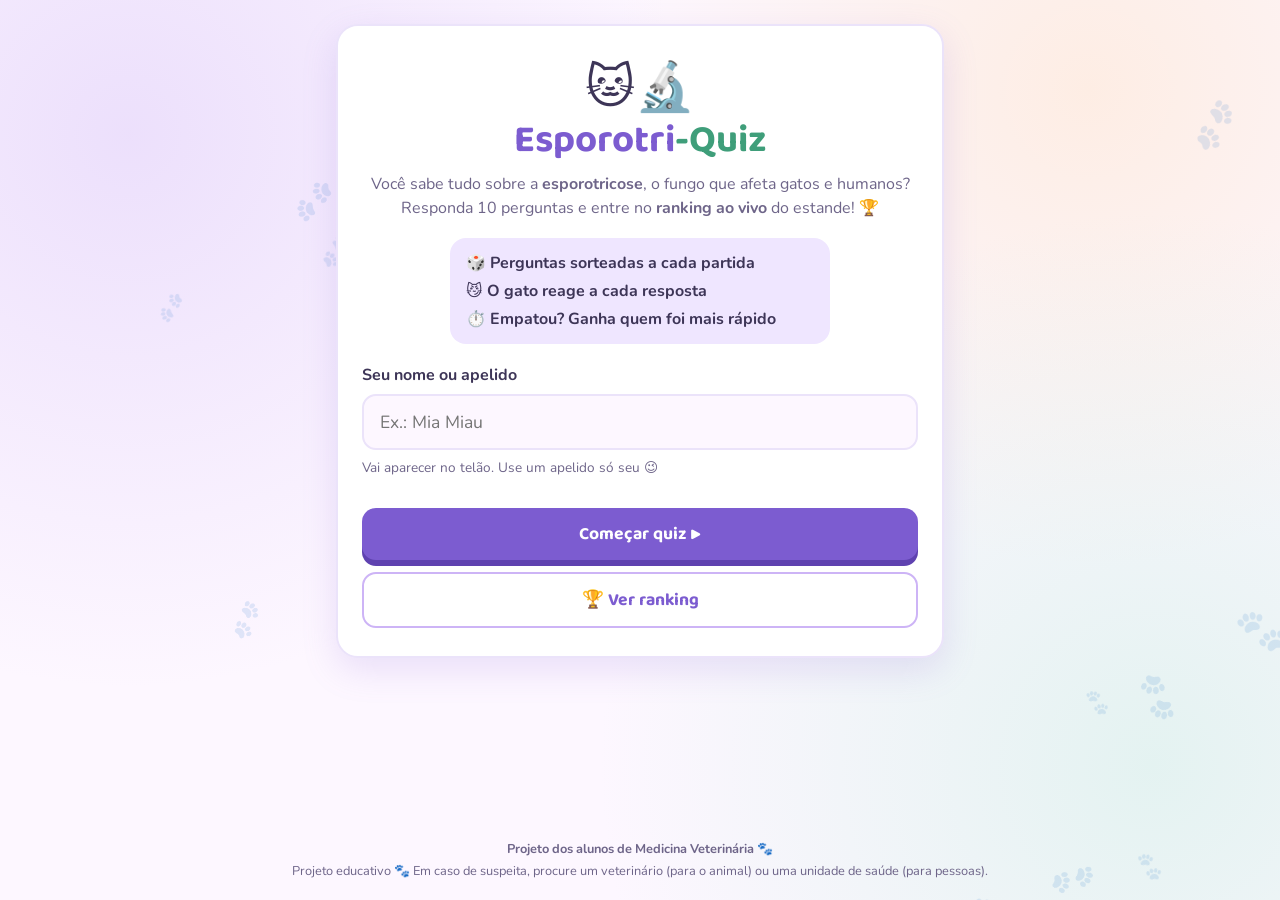
<file: index.html>
<!DOCTYPE html>
<html lang="pt-BR">
<head>
  <meta charset="UTF-8" />
  <meta name="viewport" content="width=device-width, initial-scale=1.0" />
  <title>Esporotri-Quiz 🐾</title>
  <meta name="description" content="Quiz interativo sobre esporotricose: o fungo, contágio, sintomas e cuidados com os gatos." />
  <meta name="theme-color" content="#8e6fd8" />
  <link rel="icon" href="data:image/svg+xml,<svg xmlns='http://www.w3.org/2000/svg' viewBox='0 0 100 100'><text y='.9em' font-size='90'>🐱</text></svg>" />

  <!-- Fontes -->
  <link rel="preconnect" href="https://fonts.googleapis.com" />
  <link rel="preconnect" href="https://fonts.gstatic.com" crossorigin />
  <link href="https://fonts.googleapis.com/css2?family=Anton&family=Baloo+2:wght@500;700;800&family=Nunito:wght@400;600;700&display=swap" rel="stylesheet" />

  <link rel="stylesheet" href="css/style.css" />
</head>
<body>
  <!-- Patinhas decorativas de fundo -->
  <div class="paws" aria-hidden="true"></div>

  <!-- Aparece só no modo teste (endereço terminado em ?teste) -->
  <p id="test-banner" class="test-banner hidden" role="status">🧪 Modo teste: as jogadas não contam para o ranking</p>

  <main class="app">

    <!-- ============ TELA 1: INÍCIO ============ -->
    <section id="screen-home" class="screen active" aria-labelledby="home-title">
      <div class="card">
        <div class="logo" aria-hidden="true">🐱🔬</div>
        <h1 id="home-title" tabindex="-1">Esporotri<span>-Quiz</span></h1>
        <p class="subtitle">Você sabe tudo sobre a <strong>esporotricose</strong>, o fungo que afeta gatos e humanos? Responda 10 perguntas e entre no <strong>ranking ao vivo</strong> do estande! 🏆</p>

        <ul class="how">
          <li>🎲 Perguntas sorteadas a cada partida</li>
          <li>😼 O gato reage a cada resposta</li>
          <li>⏱️ Empatou? Ganha quem foi mais rápido</li>
        </ul>

        <form id="login-form" class="login-form" autocomplete="off" novalidate>
          <label for="player-name">Seu nome ou apelido</label>
          <input id="player-name" type="text" maxlength="16" placeholder="Ex.: Mia Miau" required aria-describedby="name-hint name-error" />
          <p id="name-hint" class="hint">Vai aparecer no telão. Use um apelido só seu 😉</p>
          <p id="name-error" class="error" role="alert"></p>
          <button type="submit" class="btn btn-primary">Começar quiz ▶</button>
        </form>

        <button type="button" class="btn btn-ghost" data-go="ranking">🏆 Ver ranking</button>
      </div>
    </section>

    <!-- ============ TELA 2: PERGUNTAS ============ -->
    <section id="screen-quiz" class="screen" aria-labelledby="question-text">
      <div class="card">
        <header class="quiz-header">
          <div class="player">👤 <span id="quiz-player"></span></div>
          <div class="header-right">
            <span id="streak" class="streak hidden" aria-live="polite"></span>
            <div class="timer" title="Tempo (pausa enquanto você lê a explicação)">⏱️ <span id="timer">0:00</span></div>
            <button type="button" class="btn-icon js-mute" aria-pressed="false" aria-label="Desligar som">🔊</button>
          </div>
        </header>

        <div class="progress" role="progressbar" aria-label="Progresso do quiz" aria-valuemin="0" aria-valuemax="10" aria-valuenow="0">
          <div id="progress-bar" class="progress-bar"></div>
        </div>

        <div class="question-meta">
          <span id="question-count">Pergunta 1 de 10</span>
          <span class="score-live">✅ <span id="score-live">0</span></span>
        </div>

        <h2 id="question-text" class="question-text" tabindex="-1"></h2>

        <div id="options" class="options"></div>

        <!-- Reação do gato + explicação -->
        <div id="reaction" class="reaction hidden" role="status" aria-live="polite">
          <div class="meme">
            <div class="meme-emoji" aria-hidden="true"></div>
            <img class="meme-gif hidden" alt="" />
            <span class="meme-top"></span>
            <span class="meme-bottom"></span>
          </div>
          <div class="feedback">
            <p class="feedback-title"></p>
            <p class="feedback-answer"></p>
            <p class="feedback-text"></p>
            <a class="feedback-source" target="_blank" rel="noopener"></a>
          </div>
        </div>

        <button id="btn-next" type="button" class="btn btn-primary hidden">Próxima ▶</button>
        <p class="kbd-hint">Dica: no computador, use as teclas 1–4 e Enter.</p>
      </div>
    </section>

    <!-- ============ TELA 3: RESULTADO ============ -->
    <section id="screen-result" class="screen" aria-labelledby="result-hello">
      <div class="card result-card">
        <p id="result-hello" class="result-hello" tabindex="-1">Fim de jogo, <strong id="result-player"></strong>!</p>

        <div class="score-circle">
          <span id="result-score">0</span><small>/<span id="result-total">10</span></small>
        </div>
        <p class="result-time">⏱️ Tempo: <strong id="result-time">0:00</strong> · 🔥 Melhor sequência: <strong id="result-streak">0</strong></p>

        <p id="result-position" class="result-position">Enviando para o ranking… 🐾</p>

        <div id="result-tier" class="tier">
          <span id="tier-label" class="tier-label"></span>
          <h2 id="tier-title"></h2>
        </div>

        <div id="result-meme" class="meme meme-big">
          <div class="meme-emoji" aria-hidden="true"></div>
          <img class="meme-gif hidden" alt="" />
          <span class="meme-top"></span>
          <span class="meme-bottom"></span>
        </div>
        <p id="tier-text" class="tier-text"></p>

        <p class="show-stand">📣 Mostre esta tela para os alunos do estande!</p>

        <details id="review" class="review">
          <summary>📚 Ver o que você errou</summary>
          <ol id="review-list"></ol>
        </details>

        <div class="result-actions">
          <button id="btn-retry" type="button" class="btn btn-primary">🔁 Jogar de novo</button>
          <button type="button" class="btn btn-secondary" data-go="ranking">🏆 Ranking</button>
          <button type="button" class="btn btn-ghost" data-go="home">🏠 Início</button>
        </div>
      </div>
    </section>

    <!-- ============ TELA 4: RANKING ============ -->
    <section id="screen-ranking" class="screen" aria-labelledby="ranking-title">
      <div class="card">
        <h2 id="ranking-title" class="ranking-title" tabindex="-1">🏆 Ranking dos Felinos Sabidos</h2>
        <p class="subtitle small">Mais acertos primeiro. Empate? Ganha quem foi mais rápido. Vale o melhor resultado de cada nome.</p>

        <p id="ranking-status" class="empty" role="status"></p>
        <ol id="ranking-list" class="ranking-list"></ol>

        <div class="result-actions">
          <button type="button" class="btn btn-primary" data-go="home">🏠 Início</button>
          <button id="btn-refresh" type="button" class="btn btn-ghost">🔄 Atualizar</button>
        </div>
      </div>
    </section>

  </main>

  <footer class="footer">
    <p id="credits"></p>
    <p>Projeto educativo 🐾 Em caso de suspeita, procure um veterinário (para o animal) ou uma unidade de saúde (para pessoas).</p>
  </footer>

  <!-- Scripts da aplicação -->
  <script src="js/config.js"></script>
  <script src="js/questions.js"></script>
  <script src="js/reactions.js"></script>
  <script src="js/ranking.js"></script>
  <script src="js/fx.js"></script>
  <script src="js/app.js"></script>
</body>
</html>
</file>
<file: css/style.css>
/* =========================================================
   Esporotri-Quiz — estilos
   Paleta pastel + toque científico/divertido
   ========================================================= */

:root {
  /* Paleta pastel */
  --lavender: #cdb4f6;
  --lavender-soft: #efe6ff;
  --mint: #b5ead7;
  --mint-strong: #3f9e7a;
  --peach: #ffd6a5;
  --rose: #ffadad;
  --rose-strong: #d65353;
  --sky: #bde0fe;
  --butter: #fdffb6;

  /* Base */
  --bg: #fdf7ff;
  --card: #ffffff;
  --text: #3d3557;
  --muted: #6e6589;
  --primary: #7c5cd0;
  --primary-dark: #5f42b0;
  --on-primary: #ffffff;
  --border: #ebe3fa;
  --ok-bg: rgba(181, 234, 215, 0.45);
  --fail-bg: rgba(255, 173, 173, 0.35);
  --row-gold: rgba(253, 236, 140, 0.55);
  --row-silver: rgba(189, 224, 254, 0.5);
  --row-bronze: rgba(255, 214, 165, 0.55);

  --radius: 22px;
  --shadow: 0 12px 34px rgba(142, 111, 216, 0.18);
}

@media (prefers-color-scheme: dark) {
  :root {
    --bg: #1f1b2e;
    --card: #2a2540;
    --text: #f1ecff;
    --muted: #c0b7dc;
    --primary: #b49cf2;
    --primary-dark: #8e6fd8;
    --on-primary: #1f1b2e;
    --ok-bg: rgba(111, 209, 169, 0.16);
    --fail-bg: rgba(255, 140, 140, 0.16);
    --mint-strong: #6fd1a9;
    --border: #3d365a;
    --lavender-soft: #352e52;
    --row-gold: rgba(253, 236, 140, 0.16);
    --row-silver: rgba(189, 224, 254, 0.14);
    --row-bronze: rgba(255, 214, 165, 0.16);
    --shadow: 0 12px 34px rgba(0, 0, 0, 0.35);
  }
}

* { box-sizing: border-box; margin: 0; padding: 0; }

body {
  font-family: "Nunito", system-ui, sans-serif;
  background: var(--bg);
  background-image:
    radial-gradient(circle at 10% 15%, rgba(205, 180, 246, 0.35), transparent 40%),
    radial-gradient(circle at 90% 85%, rgba(181, 234, 215, 0.35), transparent 40%),
    radial-gradient(circle at 85% 10%, rgba(255, 214, 165, 0.30), transparent 35%);
  color: var(--text);
  min-height: 100vh;
  display: flex;
  flex-direction: column;
  overflow-x: hidden;
}

h1, h2, .btn, .score-circle, .tier-label, .streak {
  font-family: "Baloo 2", "Nunito", sans-serif;
}

[tabindex="-1"]:focus { outline: none; }
:focus-visible { outline: 3px solid var(--primary); outline-offset: 3px; }

.hidden { display: none !important; }

/* ---------- Faixa do modo teste ---------- */
.test-banner {
  position: sticky;
  top: 0;
  z-index: 40;
  background: var(--butter);
  color: #4d4500;
  text-align: center;
  font-weight: 800;
  padding: 8px 16px;
  box-shadow: 0 2px 10px rgba(0, 0, 0, 0.12);
}

/* ---------- Patinhas de fundo ---------- */
.paws { position: fixed; inset: 0; pointer-events: none; z-index: 0; overflow: hidden; }
.paws span {
  position: absolute;
  opacity: 0.12;
  animation: float 7s ease-in-out infinite;
}
@keyframes float {
  0%, 100% { translate: 0 0; }
  50% { translate: 0 -14px; }
}

/* ---------- Layout ---------- */
.app {
  position: relative;
  z-index: 1;
  flex: 1;
  width: 100%;
  max-width: 640px;
  margin: 0 auto;
  padding: 24px 16px;
}

.screen { display: none; animation: fadeIn 0.35s ease; }
.screen.active { display: block; }
@keyframes fadeIn {
  from { opacity: 0; transform: translateY(12px); }
  to { opacity: 1; transform: none; }
}

.card {
  background: var(--card);
  border: 2px solid var(--border);
  border-radius: var(--radius);
  box-shadow: var(--shadow);
  padding: 28px 24px;
  text-align: center;
}

.footer {
  position: relative;
  z-index: 1;
  text-align: center;
  font-size: 0.8rem;
  color: var(--muted);
  padding: 12px 16px 20px;
  display: grid;
  gap: 4px;
}
.footer #credits { font-weight: 700; }

/* ---------- Tela inicial ---------- */
.logo { font-size: 3rem; animation: wiggle 2.5s ease-in-out infinite; }
@keyframes wiggle {
  0%, 100% { transform: rotate(0); }
  25% { transform: rotate(-8deg); }
  75% { transform: rotate(8deg); }
}

h1 { font-size: 2.4rem; line-height: 1.1; color: var(--primary); }
h1 span { color: var(--mint-strong); }

.subtitle { color: var(--muted); margin: 10px 0 18px; line-height: 1.5; }
.subtitle.small { font-size: 0.9rem; }

.how {
  list-style: none;
  display: grid;
  gap: 6px;
  margin: 0 auto 20px;
  padding: 14px 16px;
  background: var(--lavender-soft);
  border-radius: 16px;
  font-weight: 700;
  text-align: left;
  max-width: 380px;
}

.login-form { display: flex; flex-direction: column; gap: 8px; margin-bottom: 12px; text-align: left; }
.login-form label { font-weight: 700; }
.login-form input {
  font: inherit;
  font-size: 1.1rem;
  padding: 14px 16px;
  border-radius: 14px;
  border: 2px solid var(--border);
  background: var(--bg);
  color: var(--text);
  outline: none;
  transition: border-color 0.2s, box-shadow 0.2s;
}
.login-form input:focus { border-color: var(--lavender); box-shadow: 0 0 0 4px rgba(205, 180, 246, 0.35); }
.hint { font-size: 0.85rem; color: var(--muted); }
.error { color: var(--rose-strong); font-size: 0.9rem; font-weight: 700; min-height: 1em; }

/* ---------- Botões ---------- */
.btn {
  font-size: 1.1rem;
  font-weight: 700;
  border: none;
  border-radius: 14px;
  padding: 12px 22px;
  cursor: pointer;
  transition: transform 0.12s, box-shadow 0.2s, background 0.2s;
  width: 100%;
}
.btn:active { transform: scale(0.97); }
.btn-primary { background: var(--primary); color: var(--on-primary); box-shadow: 0 6px 0 var(--primary-dark); }
.btn-primary:hover { background: var(--primary-dark); }
.btn-secondary { background: var(--mint); color: #24594a; box-shadow: 0 6px 0 #8fd2b8; }
.btn-ghost { background: transparent; color: var(--primary); border: 2px solid var(--lavender); }
.btn-ghost:hover { background: var(--lavender-soft); }
.btn-icon {
  font-size: 1.1rem;
  line-height: 1;
  border: 2px solid var(--border);
  background: var(--bg);
  border-radius: 999px;
  width: 36px;
  height: 36px;
  cursor: pointer;
}

/* ---------- Tela de perguntas ---------- */
.quiz-header {
  display: flex;
  justify-content: space-between;
  align-items: center;
  font-weight: 700;
  margin-bottom: 12px;
  gap: 8px;
}
.player { overflow: hidden; text-overflow: ellipsis; white-space: nowrap; min-width: 0; }
.header-right { display: flex; align-items: center; gap: 6px; flex-shrink: 0; }
.timer {
  background: var(--butter);
  color: #5a5320;
  padding: 4px 12px;
  border-radius: 999px;
  font-variant-numeric: tabular-nums;
}
.streak {
  background: linear-gradient(90deg, #ffb36b, #ff7a7a);
  color: #4a1a00;
  padding: 3px 10px;
  border-radius: 999px;
  font-weight: 800;
  font-size: 0.9rem;
  white-space: nowrap;
}
.streak.bump { animation: bump 0.5s ease; }
@keyframes bump {
  0% { transform: scale(0.6); }
  60% { transform: scale(1.25); }
  100% { transform: scale(1); }
}

.progress { height: 12px; background: var(--lavender-soft); border-radius: 999px; overflow: hidden; }
.progress-bar {
  height: 100%;
  width: 0;
  background: linear-gradient(90deg, var(--mint), var(--lavender));
  border-radius: 999px;
  transition: width 0.4s ease;
}

.question-meta {
  display: flex;
  justify-content: space-between;
  align-items: center;
  margin: 14px 0 6px;
  font-size: 0.9rem;
  color: var(--muted);
  font-weight: 700;
}

.question-text { font-size: 1.35rem; line-height: 1.35; margin: 12px 0 18px; }
.question-text.pop { animation: pop 0.35s ease; }
@keyframes pop {
  from { opacity: 0; transform: scale(0.96); }
  to { opacity: 1; transform: none; }
}

.options { display: grid; gap: 10px; }
.option {
  display: flex;
  align-items: center;
  gap: 12px;
  text-align: left;
  font: inherit;
  font-weight: 600;
  padding: 12px 14px;
  min-height: 56px;
  border-radius: 14px;
  border: 2px solid var(--border);
  background: var(--bg);
  color: var(--text);
  cursor: pointer;
  transition: transform 0.12s, border-color 0.2s, background 0.2s;
}
.option:hover:not(:disabled) { border-color: var(--lavender); transform: translateY(-2px); }
.option:disabled { cursor: default; }
.option:disabled:not(.correct):not(.wrong) { opacity: 0.55; }
.option .letter {
  flex-shrink: 0;
  width: 32px;
  height: 32px;
  border-radius: 50%;
  display: grid;
  place-items: center;
  background: var(--lavender-soft);
  color: var(--primary);
  font-weight: 800;
}
.option.correct { background: var(--mint); border-color: var(--mint-strong); color: #1f4a3c; opacity: 1; }
.option.correct .letter { background: #3f9e7a; color: #fff; }
.option.wrong { background: var(--rose); border-color: var(--rose-strong); color: #6b1f1f; }
.option.wrong .letter { background: #d65353; color: #fff; }
.option.shake { animation: shake 0.4s; }
@keyframes shake {
  0%, 100% { transform: translateX(0); }
  25% { transform: translateX(-6px); }
  75% { transform: translateX(6px); }
}

/* ---------- Meme do gato (GIF + texto em cima e embaixo) ---------- */
.meme {
  position: relative;
  width: 100%;
  max-width: 340px;
  aspect-ratio: 4 / 3;
  margin: 0 auto;
  border-radius: 16px;
  overflow: hidden;
  background: radial-gradient(circle at 50% 45%, #5b4b8a, #241f38 75%);
  border: 3px solid var(--lavender);
  display: grid;
  place-items: center;
}
.meme-big { max-width: 380px; aspect-ratio: 1 / 1; margin: 14px auto 6px; }
.meme-gif { position: absolute; inset: 0; width: 100%; height: 100%; object-fit: cover; }
.meme-emoji { font-size: 6rem; animation: wiggle 1.4s ease-in-out infinite; }
.meme-big .meme-emoji { font-size: 8rem; }
.meme-top, .meme-bottom {
  position: absolute;
  left: 8px;
  right: 8px;
  z-index: 1;
  font-family: "Anton", Impact, "Arial Black", sans-serif;
  font-size: clamp(1.2rem, 5.5vw, 1.7rem);
  line-height: 1.1;
  text-transform: uppercase;
  color: #fff;
  text-align: center;
  letter-spacing: 0.5px;
  -webkit-text-stroke: 1.5px #000;
  paint-order: stroke fill;
  text-shadow: 0 2px 0 #000, 0 0 6px rgba(0, 0, 0, 0.8);
  overflow-wrap: anywhere;
}
.meme-top { top: 8px; }
.meme-bottom { bottom: 10px; }

.reaction {
  margin: 18px 0 14px;
  display: grid;
  gap: 12px;
  animation: reactionIn 0.45s cubic-bezier(0.2, 1.4, 0.4, 1);
}
@keyframes reactionIn {
  from { opacity: 0; transform: scale(0.85) rotate(-2deg); }
  to { opacity: 1; transform: none; }
}

.feedback {
  padding: 14px 16px;
  border-radius: 14px;
  text-align: left;
  display: grid;
  gap: 4px;
}
.reaction.ok .feedback { background: var(--ok-bg); border-left: 6px solid var(--mint-strong); }
.reaction.fail .feedback { background: var(--fail-bg); border-left: 6px solid var(--rose-strong); }
.feedback-title { font-family: "Baloo 2", sans-serif; font-weight: 800; font-size: 1.25rem; }
.feedback-answer { font-weight: 800; }
.feedback-answer:empty { display: none; }
.feedback-text { line-height: 1.5; }
.feedback-source { font-size: 0.8rem; color: var(--muted); font-weight: 700; margin-top: 4px; }

#btn-next { margin-top: 4px; }
.kbd-hint { font-size: 0.75rem; color: var(--muted); margin-top: 12px; }
@media (hover: none) { .kbd-hint { display: none; } }

/* ---------- Resultado ---------- */
.result-hello { font-size: 1.15rem; }
.score-circle {
  width: 140px;
  height: 140px;
  margin: 16px auto 8px;
  border-radius: 50%;
  display: grid;
  place-items: center;
  grid-auto-flow: column;
  align-content: center;
  background: conic-gradient(var(--lavender), var(--mint), var(--peach), var(--lavender));
  font-size: 3.2rem;
  font-weight: 800;
  color: #3d3557;
  box-shadow: inset 0 0 0 10px rgba(255, 255, 255, 0.6);
}
.score-circle small { font-size: 1.2rem; align-self: end; margin-bottom: 30px; }
.result-time { color: var(--muted); }

.result-position {
  margin: 14px auto 0;
  padding: 10px 14px;
  border-radius: 14px;
  background: var(--lavender-soft);
  font-weight: 700;
  max-width: 420px;
}
.result-position.is-top { background: var(--butter); color: #4d4500; font-size: 1.1rem; animation: bump 0.6s ease; }

.tier { margin: 18px 0 4px; }
.tier-label {
  display: inline-block;
  padding: 4px 14px;
  border-radius: 999px;
  font-weight: 800;
  color: #3d3557;
}
.tier h2 { margin-top: 8px; font-size: 1.6rem; }
.tier-text { color: var(--muted); margin: 8px auto 0; line-height: 1.5; max-width: 420px; }
.show-stand { margin-top: 14px; font-weight: 800; color: var(--primary); }

.review {
  margin: 16px 0 0;
  text-align: left;
  background: var(--lavender-soft);
  border-radius: 14px;
  padding: 12px 16px;
}
.review summary { cursor: pointer; font-weight: 800; }
.review ol { margin: 10px 0 0 18px; display: grid; gap: 12px; }
.review li { display: grid; gap: 2px; line-height: 1.45; }
.review-answer { font-weight: 700; color: var(--mint-strong); }

.result-actions { display: grid; gap: 12px; margin-top: 22px; }

/* ---------- Ranking ---------- */
.ranking-title { color: var(--primary); font-size: 1.6rem; }
.empty { margin: 20px 0; color: var(--muted); }
.ranking-list { list-style: none; display: grid; gap: 6px; margin-top: 12px; }
.rank-row {
  display: grid;
  grid-template-columns: 44px 1fr auto auto;
  gap: 10px;
  align-items: center;
  padding: 10px 12px;
  border-radius: 14px;
  background: var(--bg);
  border: 2px solid var(--border);
  text-align: left;
}
.rank-row.top-1 { background: var(--row-gold); }
.rank-row.top-2 { background: var(--row-silver); }
.rank-row.top-3 { background: var(--row-bronze); }
.rank-row.is-me { border-color: var(--primary); }
.rank-pos { font-weight: 800; font-size: 1.15rem; text-align: center; }
.rank-name { font-weight: 800; overflow: hidden; text-overflow: ellipsis; white-space: nowrap; }
.rank-score { font-weight: 800; }
.rank-time { color: var(--muted); font-variant-numeric: tabular-nums; font-size: 0.9rem; }

/* ---------- Confete ---------- */
.confetti { position: fixed; inset: 0; width: 100vw; height: 100vh; pointer-events: none; z-index: 50; }

/* ---------- Responsivo ---------- */
@media (min-width: 520px) {
  .result-actions { grid-template-columns: repeat(auto-fit, minmax(140px, 1fr)); }
}
@media (max-width: 420px) {
  .card { padding: 22px 16px; }
  h1 { font-size: 2rem; }
  .question-text { font-size: 1.15rem; }
  .rank-row { grid-template-columns: 36px 1fr auto; }
  .rank-time { display: none; }
}

/* ---------- Menos movimento (preferência do sistema) ---------- */
@media (prefers-reduced-motion: reduce) {
  *, *::before, *::after {
    animation-duration: 0.01ms !important;
    animation-iteration-count: 1 !important;
    transition-duration: 0.01ms !important;
  }
}
</file>
